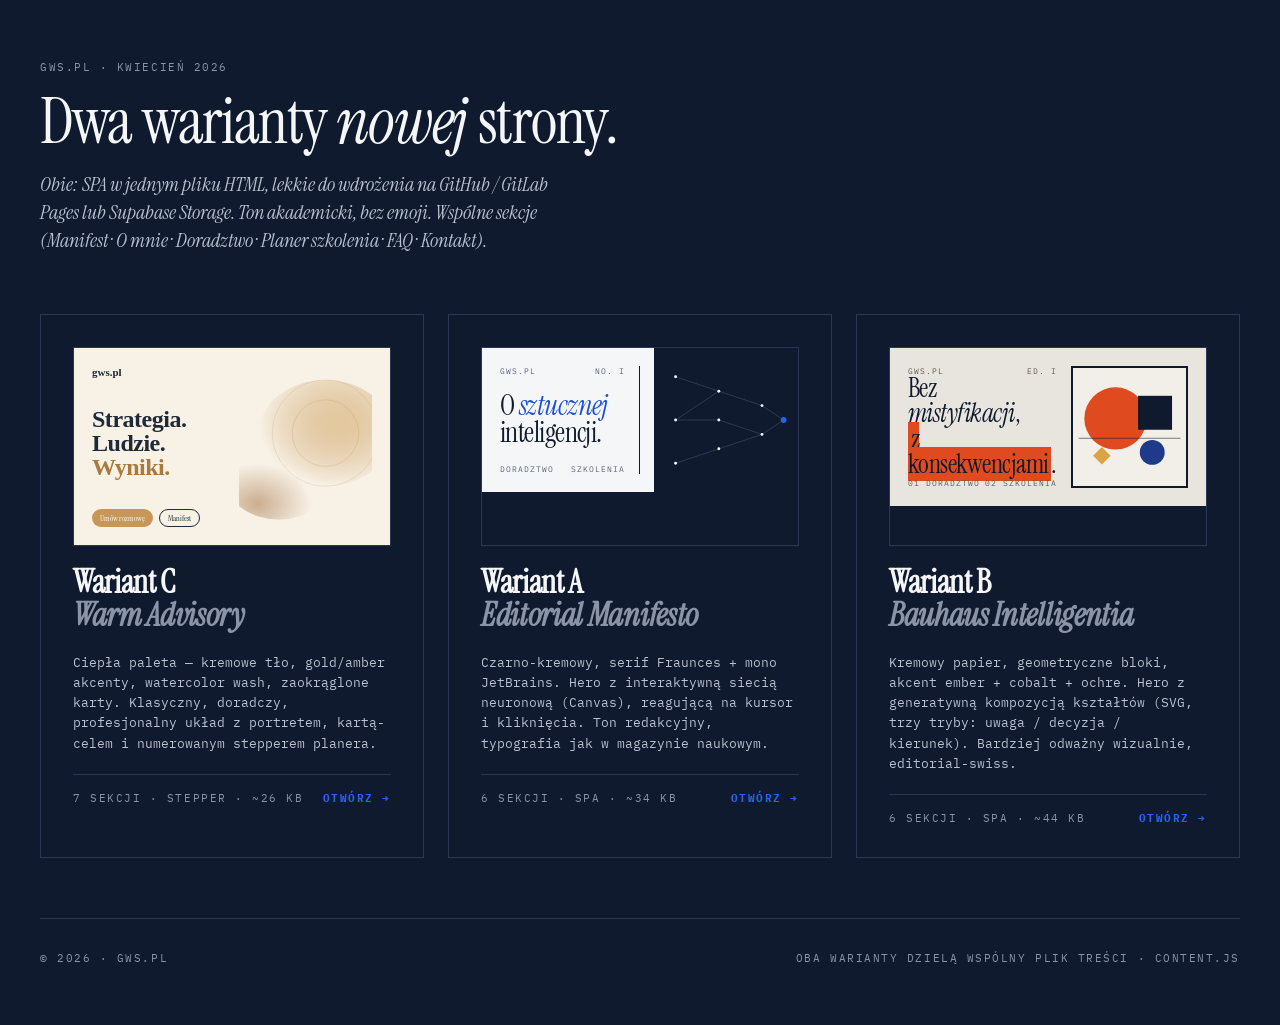
<file: index-chooser.html>
<!doctype html>
<html lang="pl">
<head>
<meta charset="utf-8">
<title>gws.pl — warianty</title>
<meta name="viewport" content="width=device-width,initial-scale=1">
<link href="https://fonts.googleapis.com/css2?family=Instrument+Serif:ital@0;1&family=IBM+Plex+Mono:wght@400;500&display=swap" rel="stylesheet">
<style>
  *{box-sizing:border-box;margin:0;padding:0}
  body{background:#0f1a2e;color:#f5f6f8;font-family:"Instrument Serif",Georgia,serif;min-height:100vh;padding:60px 40px;}
  .mono{font-family:"IBM Plex Mono",monospace;font-size:11px;letter-spacing:.14em;text-transform:uppercase;color:#8b94a7}
  header{max-width:1200px;margin:0 auto 60px;display:grid;gap:16px}
  header h1{font-size:clamp(40px,5vw,72px);line-height:1;letter-spacing:-.02em;font-weight:400}
  header p{font-style:italic;color:#b9c0cf;font-size:20px;max-width:60ch;line-height:1.4}
  .grid{max-width:1200px;margin:0 auto;display:grid;grid-template-columns:1fr 1fr;gap:24px}
  .card{background:#0f1a2e;border:1px solid #2a3654;padding:32px;transition:border-color .2s;text-decoration:none;color:inherit;display:flex;flex-direction:column;gap:20px;min-height:420px}
  .card:hover{border-color:#2563eb}
  .card .preview{aspect-ratio:16/10;border:1px solid #2a3654;position:relative;overflow:hidden}
  .card h2{font-size:32px;line-height:1.05;letter-spacing:-.01em}
  .card h2 i{color:#8b94a7}
  .card .desc{font-family:"IBM Plex Mono";font-size:13px;line-height:1.55;color:#b9c0cf;text-transform:none;letter-spacing:0}
  .card .go{display:flex;justify-content:space-between;align-items:center;padding-top:16px;border-top:1px solid #2a3654}
  .card .go b{font-family:"IBM Plex Mono";font-size:11px;letter-spacing:.14em;text-transform:uppercase;color:#2563eb}
  @media (max-width:900px){.grid{grid-template-columns:1fr}}

  /* Preview A — editorial */
  .p-a{background:#f5f6f8;color:#0f1a2e;padding:18px;display:grid;grid-template-columns:1fr 1fr;gap:0}
  .p-a .left{border-right:1px solid #0f1a2e;padding-right:14px;display:flex;flex-direction:column;justify-content:space-between}
  .p-a .big{font-size:28px;line-height:.95;letter-spacing:-.02em;font-weight:400}
  .p-a .big i{color:#1d4ed8;font-weight:300}
  .p-a .ribbon{display:flex;justify-content:space-between;font-family:"IBM Plex Mono";font-size:8px;letter-spacing:.12em;text-transform:uppercase;color:#5b6479}
  .p-a .right{background:#0f1a2e;margin:-18px -18px -18px 14px;position:relative}
  .p-a .right svg{width:100%;height:100%;display:block}

  /* Preview B — bauhaus */
  .p-b{background:#e8e5de;color:#0f1a2e;padding:18px;display:grid;grid-template-columns:1fr 1fr;gap:14px}
  .p-b .left{display:flex;flex-direction:column;justify-content:space-between}
  .p-b .big{font-size:26px;line-height:.98;letter-spacing:-.02em}
  .p-b .big i{font-style:italic}
  .p-b .big u{text-decoration:none;background:#e04a1f;padding:0 .1em}
  .p-b .ribbon{display:flex;justify-content:space-between;font-family:"IBM Plex Mono";font-size:8px;letter-spacing:.12em;text-transform:uppercase;color:#625c52}
  .p-b .right{background:#f2efe8;border:2px solid #0f1a2e;position:relative}
  .p-b .right svg{width:100%;height:100%;display:block}

  footer{max-width:1200px;margin:60px auto 0;padding-top:32px;border-top:1px solid #2a3654;display:flex;justify-content:space-between;font-family:"IBM Plex Mono";font-size:11px;letter-spacing:.14em;text-transform:uppercase;color:#8b94a7}
</style>
</head>
<body>
  <header>
    <span class="mono">gws.pl · kwiecień 2026</span>
    <h1>Dwa warianty <i>nowej</i> strony.</h1>
    <p>Obie: SPA w jednym pliku HTML, lekkie do wdrożenia na GitHub / GitLab Pages lub Supabase Storage. Ton akademicki, bez emoji. Wspólne sekcje (Manifest · O mnie · Doradztwo · Planer szkolenia · FAQ · Kontakt).</p>
  </header>

  <div class="grid" style="grid-template-columns:repeat(3,1fr)">
    <a class="card" href="Wariant C - Warm Advisory.html">
      <div class="preview" style="background:#f7f1e6;display:grid;grid-template-columns:1fr 1fr;padding:18px;gap:14px">
        <div style="display:flex;flex-direction:column;justify-content:space-between">
          <div style="font-family:Fraunces,serif;font-size:11px;color:#1f2937;font-weight:600">gws.pl</div>
          <div style="font-family:Fraunces,serif;font-size:24px;line-height:1;color:#1f2937;font-weight:600;letter-spacing:-.02em">Strategia.<br>Ludzie.<br><span style="color:#a87a3e">Wyniki.</span></div>
          <div style="display:flex;gap:6px"><span style="background:#c89758;color:#fff;font-size:8px;padding:4px 8px;border-radius:999px">Umów rozmowę</span><span style="border:1px solid #1f2937;font-size:8px;padding:3px 8px;border-radius:999px;color:#1f2937">Manifest</span></div>
        </div>
        <div style="border-radius:8px;overflow:hidden;background:#f7f1e6">
          <svg viewBox="0 0 200 200" style="width:100%;height:100%;display:block">
            <defs><radialGradient id="pcw1" cx="60%" cy="40%" r="60%"><stop offset="0%" stop-color="#e3c79a" stop-opacity=".95"/><stop offset="100%" stop-color="#c89758" stop-opacity="0"/></radialGradient><radialGradient id="pcw2" cx="30%" cy="80%" r="50%"><stop offset="0%" stop-color="#b8916a" stop-opacity=".7"/><stop offset="100%" stop-color="#b8916a" stop-opacity="0"/></radialGradient></defs>
            <ellipse cx="130" cy="80" rx="100" ry="80" fill="url(#pcw1)"/>
            <ellipse cx="60" cy="150" rx="80" ry="60" fill="url(#pcw2)"/>
            <circle cx="130" cy="80" r="50" fill="none" stroke="#c89758" stroke-width=".8" opacity=".5"/>
            <circle cx="130" cy="80" r="80" fill="none" stroke="#c89758" stroke-width=".8" opacity=".4"/>
          </svg>
        </div>
      </div>
      <h2>Wariant C<br><i>Warm Advisory</i></h2>
      <p class="desc">Ciepła paleta — kremowe tło, gold/amber akcenty, watercolor wash, zaokrąglone karty. Klasyczny, doradczy, profesjonalny układ z portretem, kartą-celem i numerowanym stepperem planera.</p>
      <div class="go"><span class="mono">7 sekcji · stepper · ~26 KB</span><b>Otwórz →</b></div>
    </a>

    <a class="card" href="Wariant A - Editorial Manifesto.html">
      <div class="preview">
        <div class="p-a">
          <div class="left">
            <div class="ribbon"><span>gws.pl</span><span>No. I</span></div>
            <div class="big">O <i>sztucznej</i><br>inteligencji.</div>
            <div class="ribbon"><span>Doradztwo</span><span>Szkolenia</span></div>
          </div>
          <div class="right">
            <svg viewBox="0 0 200 200">
              <g stroke="#f5f6f8" stroke-width=".5" opacity=".4">
                <line x1="30" y1="40" x2="90" y2="60"/>
                <line x1="30" y1="100" x2="90" y2="60"/>
                <line x1="30" y1="100" x2="90" y2="100"/>
                <line x1="30" y1="160" x2="90" y2="140"/>
                <line x1="90" y1="60" x2="150" y2="80"/>
                <line x1="90" y1="100" x2="150" y2="120"/>
                <line x1="90" y1="140" x2="150" y2="120"/>
                <line x1="150" y1="80" x2="180" y2="100"/>
                <line x1="150" y1="120" x2="180" y2="100"/>
              </g>
              <g fill="#f5f6f8">
                <circle cx="30" cy="40" r="2"/><circle cx="30" cy="100" r="2"/><circle cx="30" cy="160" r="2"/>
                <circle cx="90" cy="60" r="2"/><circle cx="90" cy="100" r="2"/><circle cx="90" cy="140" r="2"/>
                <circle cx="150" cy="80" r="2"/><circle cx="150" cy="120" r="2"/>
              </g>
              <circle cx="180" cy="100" r="4" fill="#2563eb"/>
            </svg>
          </div>
        </div>
      </div>
      <h2>Wariant A<br><i>Editorial Manifesto</i></h2>
      <p class="desc">Czarno-kremowy, serif Fraunces + mono JetBrains. Hero z interaktywną siecią neuronową (Canvas), reagującą na kursor i kliknięcia. Ton redakcyjny, typografia jak w magazynie naukowym.</p>
      <div class="go"><span class="mono">6 sekcji · SPA · ~34 KB</span><b>Otwórz →</b></div>
    </a>

    <a class="card" href="Wariant B - Bauhaus Intelligentia.html">
      <div class="preview">
        <div class="p-b">
          <div class="left">
            <div class="ribbon"><span>gws.pl</span><span>Ed. I</span></div>
            <div class="big">Bez<br><i>mistyfikacji</i>,<br><u>z konsekwencjami</u>.</div>
            <div class="ribbon"><span>01 Doradztwo</span><span>02 Szkolenia</span></div>
          </div>
          <div class="right">
            <svg viewBox="0 0 200 200">
              <circle cx="75" cy="85" r="55" fill="#e04a1f"/>
              <rect x="115" y="45" width="60" height="60" fill="#0f1a2e"/>
              <circle cx="140" cy="145" r="22" fill="#1f3a8a"/>
              <rect x="40" y="140" width="22" height="22" fill="#d9a441" transform="rotate(45 51 151)"/>
              <line x1="10" y1="120" x2="190" y2="120" stroke="#0f1a2e" stroke-width="1"/>
            </svg>
          </div>
        </div>
      </div>
      <h2>Wariant B<br><i>Bauhaus Intelligentia</i></h2>
      <p class="desc">Kremowy papier, geometryczne bloki, akcent ember + cobalt + ochre. Hero z generatywną kompozycją kształtów (SVG, trzy tryby: uwaga / decyzja / kierunek). Bardziej odważny wizualnie, editorial-swiss.</p>
      <div class="go"><span class="mono">6 sekcji · SPA · ~44 KB</span><b>Otwórz →</b></div>
    </a>
  </div>

  <footer>
    <span>© 2026 · gws.pl</span>
    <span>Oba warianty dzielą wspólny plik treści · content.js</span>
  </footer>
</body>
</html>
</file>
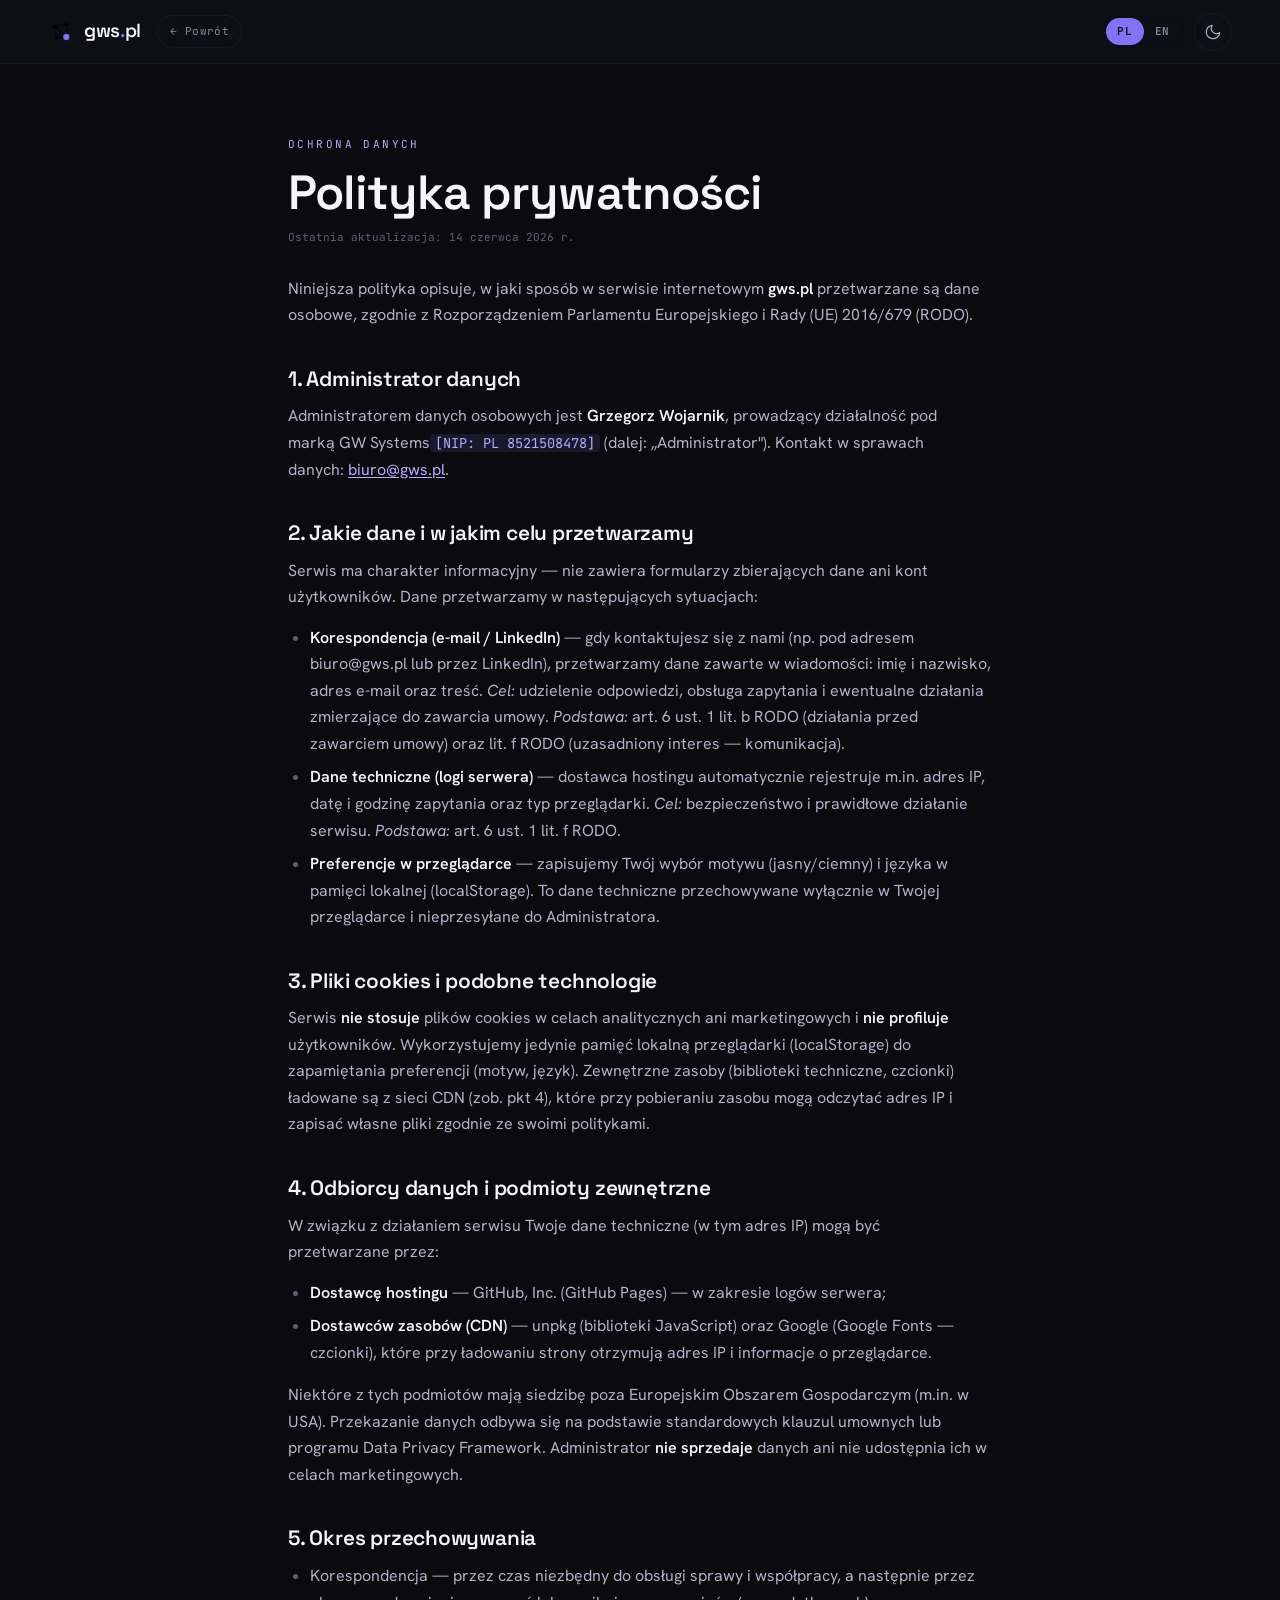
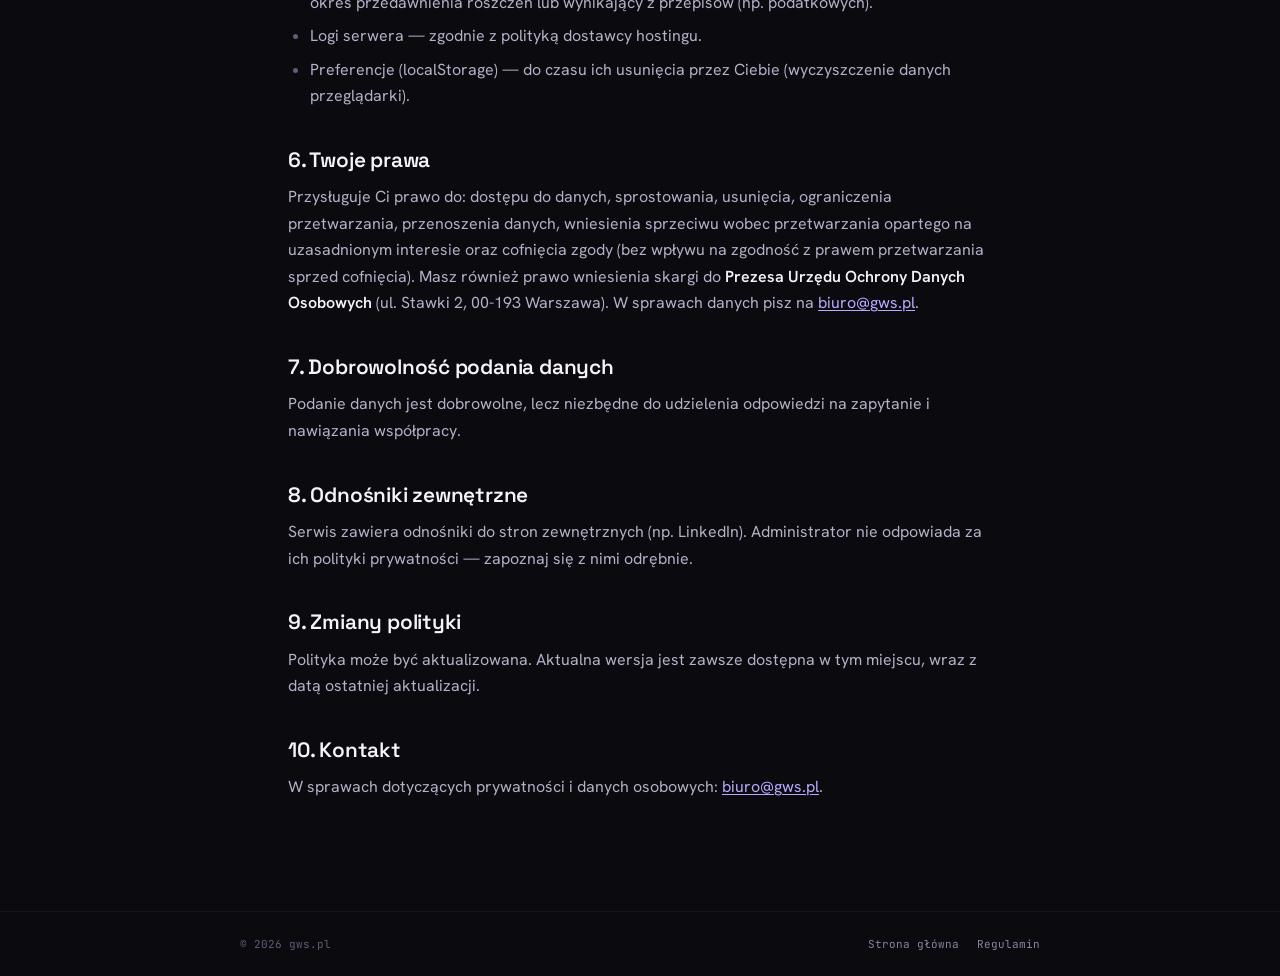
<file: polityka-prywatnosci.html>
<!DOCTYPE html>
<html lang="pl" data-theme="dark">
<head>
<meta charset="utf-8">
<meta name="viewport" content="width=device-width, initial-scale=1">
<title>gws.pl — Polityka prywatności / Privacy policy</title>
<meta name="description" content="Polityka prywatności serwisu gws.pl — zasady przetwarzania danych osobowych zgodnie z RODO.">
<meta name="robots" content="index, follow">
<link rel="canonical" href="https://gws.pl/polityka-prywatnosci.html">
<link rel="stylesheet" href="./styles.css">
<link rel="stylesheet" href="./legal.css">
<script>
  (function () {
    try {
      var st = localStorage.getItem('gws-theme');
      var ex = localStorage.getItem('gws-theme-explicit') === '1';
      document.documentElement.setAttribute('data-theme', ex && st ? st : 'dark');
      document.documentElement.setAttribute('lang', localStorage.getItem('gws-lang') || 'pl');
    } catch (e) { document.documentElement.setAttribute('data-theme', 'dark'); }
  })();
</script>
</head>
<body>
<header class="legal-hdr">
  <a class="legal-brand" href="strona.html"><img src="./assets/gws-mark.svg" alt=""><b>gws<span class="dot">.</span>pl</b></a>
  <a class="legal-back" href="strona.html"><span data-lang="pl">← Powrót</span><span data-lang="en">← Back</span></a>
  <span class="legal-hdr-sp"></span>
  <div class="legal-ctrls">
    <div class="legal-lang" role="group" aria-label="Language">
      <button type="button" data-setlang="pl">PL</button>
      <button type="button" data-setlang="en">EN</button>
    </div>
    <button type="button" class="legal-theme" data-theme-toggle aria-label="Przełącz motyw / Toggle theme">
      <svg viewBox="0 0 24 24" fill="none" stroke="currentColor" stroke-width="1.6" stroke-linecap="round" stroke-linejoin="round"><path d="M21 12.8A9 9 0 1 1 11.2 3a7 7 0 0 0 9.8 9.8z"/></svg>
    </button>
  </div>
</header>

<main class="legal-main">
  <!-- ─────────────────────────── POLSKI ─────────────────────────── -->
  <article data-lang="pl">
    <div class="legal-eyebrow">Ochrona danych</div>
    <h1>Polityka prywatności</h1>
    <div class="legal-updated">Ostatnia aktualizacja: 14 czerwca 2026 r.</div>

    <p>Niniejsza polityka opisuje, w jaki sposób w serwisie internetowym <strong>gws.pl</strong> przetwarzane są dane osobowe, zgodnie z Rozporządzeniem Parlamentu Europejskiego i Rady (UE) 2016/679 (RODO).</p>

    <h2>1. Administrator danych</h2>
    <p>Administratorem danych osobowych jest <strong>Grzegorz Wojarnik</strong>, prowadzący działalność pod marką GW Systems<span class="legal-fill">[NIP: PL 8521508478]</span> (dalej: „Administrator"). Kontakt w sprawach danych: <a href="mailto:biuro@gws.pl">biuro@gws.pl</a>.</p>
    
    <h2>2. Jakie dane i w jakim celu przetwarzamy</h2>
    <p>Serwis ma charakter informacyjny — nie zawiera formularzy zbierających dane ani kont użytkowników. Dane przetwarzamy w następujących sytuacjach:</p>
    <ul>
      <li><strong>Korespondencja (e-mail / LinkedIn)</strong> — gdy kontaktujesz się z nami (np. pod adresem biuro@gws.pl lub przez LinkedIn), przetwarzamy dane zawarte w wiadomości: imię i nazwisko, adres e-mail oraz treść. <em>Cel:</em> udzielenie odpowiedzi, obsługa zapytania i ewentualne działania zmierzające do zawarcia umowy. <em>Podstawa:</em> art. 6 ust. 1 lit. b RODO (działania przed zawarciem umowy) oraz lit. f RODO (uzasadniony interes — komunikacja).</li>
      <li><strong>Dane techniczne (logi serwera)</strong> — dostawca hostingu automatycznie rejestruje m.in. adres IP, datę i godzinę zapytania oraz typ przeglądarki. <em>Cel:</em> bezpieczeństwo i prawidłowe działanie serwisu. <em>Podstawa:</em> art. 6 ust. 1 lit. f RODO.</li>
      <li><strong>Preferencje w przeglądarce</strong> — zapisujemy Twój wybór motywu (jasny/ciemny) i języka w pamięci lokalnej (localStorage). To dane techniczne przechowywane wyłącznie w Twojej przeglądarce i nieprzesyłane do Administratora.</li>
    </ul>

    <h2>3. Pliki cookies i podobne technologie</h2>
    <p>Serwis <strong>nie stosuje</strong> plików cookies w celach analitycznych ani marketingowych i <strong>nie profiluje</strong> użytkowników. Wykorzystujemy jedynie pamięć lokalną przeglądarki (localStorage) do zapamiętania preferencji (motyw, język). Zewnętrzne zasoby (biblioteki techniczne, czcionki) ładowane są z sieci CDN (zob. pkt 4), które przy pobieraniu zasobu mogą odczytać adres IP i zapisać własne pliki zgodnie ze swoimi politykami.</p>

    <h2>4. Odbiorcy danych i podmioty zewnętrzne</h2>
    <p>W związku z działaniem serwisu Twoje dane techniczne (w tym adres IP) mogą być przetwarzane przez:</p>
    <ul>
      <li><strong>Dostawcę hostingu</strong> — GitHub, Inc. (GitHub Pages) — w zakresie logów serwera;</li>
      <li><strong>Dostawców zasobów (CDN)</strong> — unpkg (biblioteki JavaScript) oraz Google (Google Fonts — czcionki), które przy ładowaniu strony otrzymują adres IP i informacje o przeglądarce.</li>
    </ul>
    <p>Niektóre z tych podmiotów mają siedzibę poza Europejskim Obszarem Gospodarczym (m.in. w USA). Przekazanie danych odbywa się na podstawie standardowych klauzul umownych lub programu Data Privacy Framework. Administrator <strong>nie sprzedaje</strong> danych ani nie udostępnia ich w celach marketingowych.</p>

    <h2>5. Okres przechowywania</h2>
    <ul>
      <li>Korespondencja — przez czas niezbędny do obsługi sprawy i współpracy, a następnie przez okres przedawnienia roszczeń lub wynikający z przepisów (np. podatkowych).</li>
      <li>Logi serwera — zgodnie z polityką dostawcy hostingu.</li>
      <li>Preferencje (localStorage) — do czasu ich usunięcia przez Ciebie (wyczyszczenie danych przeglądarki).</li>
    </ul>

    <h2>6. Twoje prawa</h2>
    <p>Przysługuje Ci prawo do: dostępu do danych, sprostowania, usunięcia, ograniczenia przetwarzania, przenoszenia danych, wniesienia sprzeciwu wobec przetwarzania opartego na uzasadnionym interesie oraz cofnięcia zgody (bez wpływu na zgodność z prawem przetwarzania sprzed cofnięcia). Masz również prawo wniesienia skargi do <strong>Prezesa Urzędu Ochrony Danych Osobowych</strong> (ul. Stawki 2, 00-193 Warszawa). W sprawach danych pisz na <a href="mailto:biuro@gws.pl">biuro@gws.pl</a>.</p>

    <h2>7. Dobrowolność podania danych</h2>
    <p>Podanie danych jest dobrowolne, lecz niezbędne do udzielenia odpowiedzi na zapytanie i nawiązania współpracy.</p>

    <h2>8. Odnośniki zewnętrzne</h2>
    <p>Serwis zawiera odnośniki do stron zewnętrznych (np. LinkedIn). Administrator nie odpowiada za ich polityki prywatności — zapoznaj się z nimi odrębnie.</p>

    <h2>9. Zmiany polityki</h2>
    <p>Polityka może być aktualizowana. Aktualna wersja jest zawsze dostępna w tym miejscu, wraz z datą ostatniej aktualizacji.</p>

    <h2>10. Kontakt</h2>
    <p>W sprawach dotyczących prywatności i danych osobowych: <a href="mailto:biuro@gws.pl">biuro@gws.pl</a>.</p>
  </article>

  <!-- ─────────────────────────── ENGLISH ────────────────────────── -->
  <article data-lang="en">
    <div class="legal-eyebrow">Data protection</div>
    <h1>Privacy policy</h1>
    <div class="legal-updated">Last updated: 14 June 2026</div>

    <p>This policy explains how personal data is processed on the <strong>gws.pl</strong> website, in accordance with Regulation (EU) 2016/679 (GDPR).</p>

    <h2>1. Data controller</h2>
    <p>The controller of personal data is <strong>Grzegorz Wojarnik</strong>, operating under the GW Systems brand<span class="legal-fill">[Tax ID: PL 8521508478]</span> (the “Controller”). Data contact: <a href="mailto:biuro@gws.pl">biuro@gws.pl</a>.</p>

    <h2>2. What data we process and why</h2>
    <p>The site is informational — it has no data-collection forms and no user accounts. We process data in the following cases:</p>
    <ul>
      <li><strong>Correspondence (email / LinkedIn)</strong> — when you contact us (e.g. at biuro@gws.pl or via LinkedIn), we process the data in your message: name, email address and content. <em>Purpose:</em> responding to and handling your enquiry and any pre-contract steps. <em>Basis:</em> Art. 6(1)(b) GDPR (pre-contract steps) and Art. 6(1)(f) GDPR (legitimate interest — communication).</li>
      <li><strong>Technical data (server logs)</strong> — the hosting provider automatically records e.g. IP address, date/time and browser type. <em>Purpose:</em> security and correct operation of the site. <em>Basis:</em> Art. 6(1)(f) GDPR.</li>
      <li><strong>Browser preferences</strong> — we store your theme (light/dark) and language choices in local storage (localStorage). This is technical data kept only in your browser and not sent to the Controller.</li>
    </ul>

    <h2>3. Cookies and similar technologies</h2>
    <p>The site uses <strong>no</strong> cookies for analytics or marketing and does <strong>not profile</strong> users. We only use the browser’s local storage to remember preferences (theme, language). External resources (technical libraries, fonts) are loaded from CDNs (see section 4), which may read your IP address and set their own cookies under their policies.</p>

    <h2>4. Recipients and third parties</h2>
    <p>In connection with running the site, your technical data (including IP address) may be processed by:</p>
    <ul>
      <li><strong>Hosting provider</strong> — GitHub, Inc. (GitHub Pages) — server logs;</li>
      <li><strong>Resource providers (CDN)</strong> — unpkg (JavaScript libraries) and Google (Google Fonts), which receive your IP and browser information when the page loads.</li>
    </ul>
    <p>Some of these entities are established outside the European Economic Area (including the USA). Transfers rely on Standard Contractual Clauses or the Data Privacy Framework. The Controller does <strong>not sell</strong> data and does not share it for marketing.</p>

    <h2>5. Retention</h2>
    <ul>
      <li>Correspondence — for as long as needed to handle the matter and any cooperation, then for the limitation period of claims or as required by law (e.g. tax).</li>
      <li>Server logs — per the hosting provider’s policy.</li>
      <li>Preferences (localStorage) — until you remove them (clearing browser data).</li>
    </ul>

    <h2>6. Your rights</h2>
    <p>You have the right to: access, rectification, erasure, restriction of processing, data portability, objection to processing based on legitimate interest, and to withdraw consent (without affecting prior lawful processing). You may also lodge a complaint with the <strong>President of the Personal Data Protection Office</strong> (PUODO, ul. Stawki 2, 00-193 Warsaw, Poland). For data matters write to <a href="mailto:biuro@gws.pl">biuro@gws.pl</a>.</p>

    <h2>7. Voluntary nature of providing data</h2>
    <p>Providing data is voluntary but necessary to answer your enquiry and establish cooperation.</p>

    <h2>8. External links</h2>
    <p>The site contains links to external services (e.g. LinkedIn). The Controller is not responsible for their privacy policies — please review them separately.</p>

    <h2>9. Changes to this policy</h2>
    <p>This policy may be updated. The current version is always available here, with the date of last update.</p>

    <h2>10. Contact</h2>
    <p>For privacy and personal-data matters: <a href="mailto:biuro@gws.pl">biuro@gws.pl</a>.</p>
  </article>
</main>

<footer class="legal-foot">
  <div class="legal-foot-in">
    <span>© 2026 gws.pl</span>
    <nav class="legal-foot-nav">
      <a href="strona.html"><span data-lang="pl">Strona główna</span><span data-lang="en">Home</span></a>
      <a href="regulamin.html"><span data-lang="pl">Regulamin</span><span data-lang="en">Terms</span></a>
    </nav>
  </div>
</footer>

<script>
  (function () {
    var root = document.documentElement;
    function syncLang() {
      var l = root.getAttribute('lang') === 'en' ? 'en' : 'pl';
      document.querySelectorAll('[data-setlang]').forEach(function (b) {
        b.setAttribute('aria-pressed', String(b.getAttribute('data-setlang') === l));
      });
    }
    document.querySelectorAll('[data-setlang]').forEach(function (b) {
      b.addEventListener('click', function () {
        var l = b.getAttribute('data-setlang');
        root.setAttribute('lang', l);
        try { localStorage.setItem('gws-lang', l); } catch (e) {}
        syncLang();
      });
    });
    var tt = document.querySelector('[data-theme-toggle]');
    if (tt) tt.addEventListener('click', function () {
      var next = root.getAttribute('data-theme') === 'dark' ? 'light' : 'dark';
      root.setAttribute('data-theme', next);
      try { localStorage.setItem('gws-theme', next); localStorage.setItem('gws-theme-explicit', '1'); } catch (e) {}
    });
    syncLang();
  })();
</script>
</body>
</html>
</file>
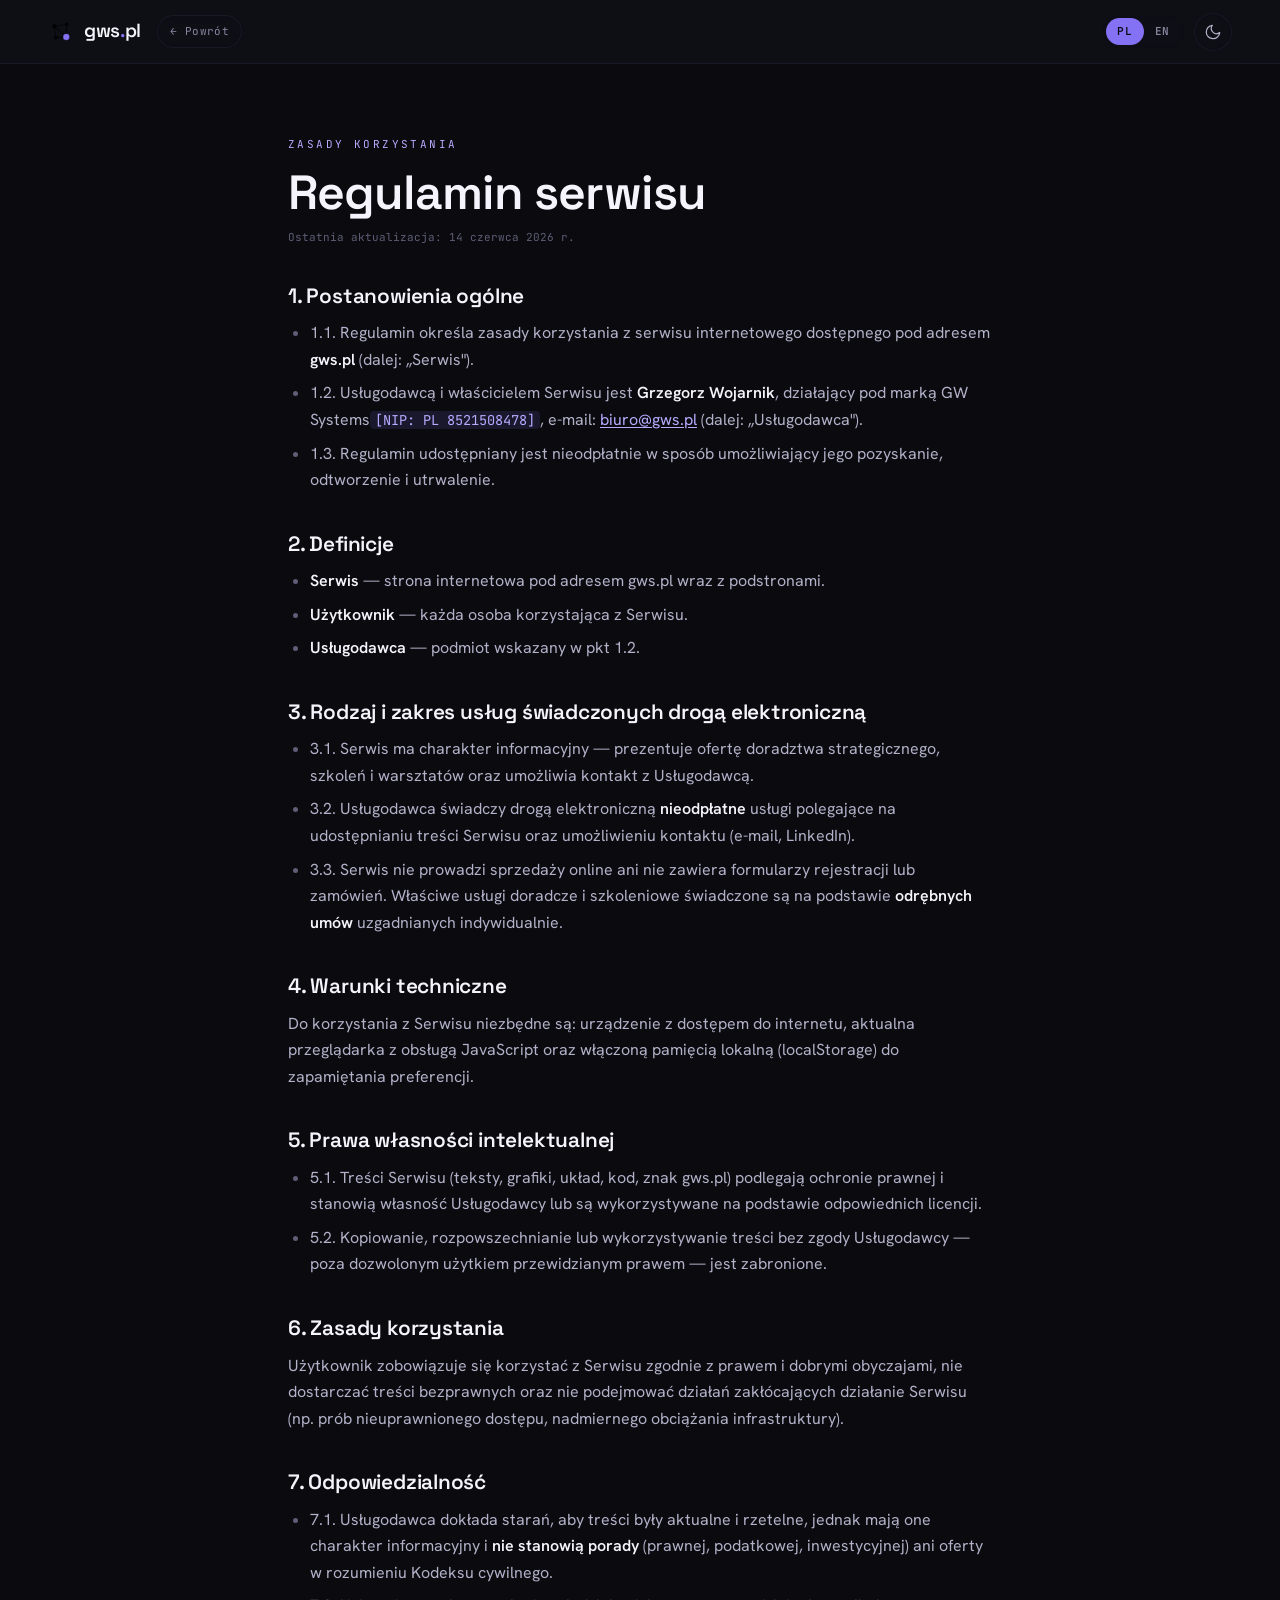
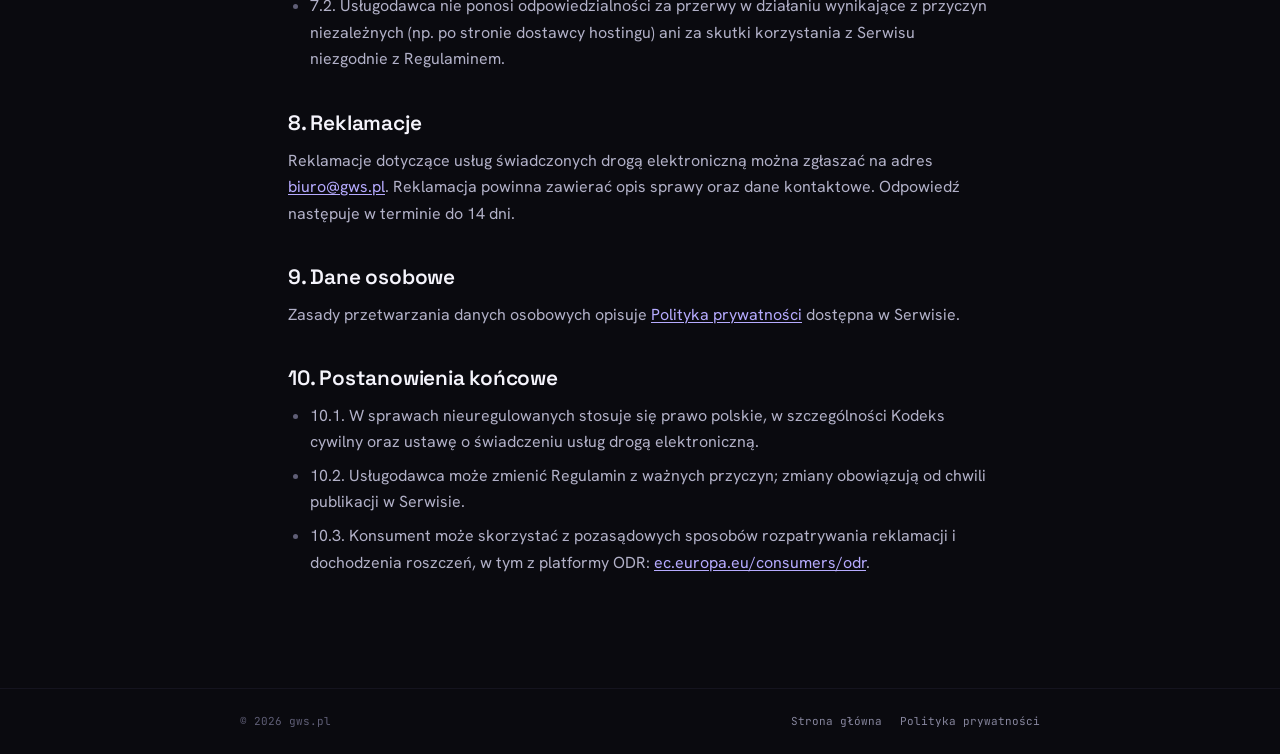
<file: regulamin.html>
<!DOCTYPE html>
<html lang="pl" data-theme="dark">
<head>
<meta charset="utf-8">
<meta name="viewport" content="width=device-width, initial-scale=1">
<title>gws.pl — Regulamin / Terms</title>
<meta name="description" content="Regulamin serwisu gws.pl — zasady korzystania ze strony i usług świadczonych drogą elektroniczną.">
<meta name="robots" content="index, follow">
<link rel="canonical" href="https://gws.pl/regulamin.html">
<link rel="stylesheet" href="./styles.css">
<link rel="stylesheet" href="./legal.css">
<script>
  (function () {
    try {
      var st = localStorage.getItem('gws-theme');
      var ex = localStorage.getItem('gws-theme-explicit') === '1';
      document.documentElement.setAttribute('data-theme', ex && st ? st : 'dark');
      document.documentElement.setAttribute('lang', localStorage.getItem('gws-lang') || 'pl');
    } catch (e) { document.documentElement.setAttribute('data-theme', 'dark'); }
  })();
</script>
</head>
<body>
<header class="legal-hdr">
  <a class="legal-brand" href="strona.html"><img src="./assets/gws-mark.svg" alt=""><b>gws<span class="dot">.</span>pl</b></a>
  <a class="legal-back" href="strona.html"><span data-lang="pl">← Powrót</span><span data-lang="en">← Back</span></a>
  <span class="legal-hdr-sp"></span>
  <div class="legal-ctrls">
    <div class="legal-lang" role="group" aria-label="Language">
      <button type="button" data-setlang="pl">PL</button>
      <button type="button" data-setlang="en">EN</button>
    </div>
    <button type="button" class="legal-theme" data-theme-toggle aria-label="Przełącz motyw / Toggle theme">
      <svg viewBox="0 0 24 24" fill="none" stroke="currentColor" stroke-width="1.6" stroke-linecap="round" stroke-linejoin="round"><path d="M21 12.8A9 9 0 1 1 11.2 3a7 7 0 0 0 9.8 9.8z"/></svg>
    </button>
  </div>
</header>

<main class="legal-main">
  <!-- ─────────────────────────── POLSKI ─────────────────────────── -->
  <article data-lang="pl">
    <div class="legal-eyebrow">Zasady korzystania</div>
    <h1>Regulamin serwisu</h1>
    <div class="legal-updated">Ostatnia aktualizacja: 14 czerwca 2026 r.</div>

    <h2>1. Postanowienia ogólne</h2>
    <ul>
      <li>1.1. Regulamin określa zasady korzystania z serwisu internetowego dostępnego pod adresem <strong>gws.pl</strong> (dalej: „Serwis").</li>
      <li>1.2. Usługodawcą i właścicielem Serwisu jest <strong>Grzegorz Wojarnik</strong>, działający pod marką GW Systems<span class="legal-fill">[NIP: PL 8521508478]</span>, e-mail: <a href="mailto:biuro@gws.pl">biuro@gws.pl</a> (dalej: „Usługodawca").</li>
      <li>1.3. Regulamin udostępniany jest nieodpłatnie w sposób umożliwiający jego pozyskanie, odtworzenie i utrwalenie.</li>
    </ul>

    <h2>2. Definicje</h2>
    <ul>
      <li><strong>Serwis</strong> — strona internetowa pod adresem gws.pl wraz z podstronami.</li>
      <li><strong>Użytkownik</strong> — każda osoba korzystająca z Serwisu.</li>
      <li><strong>Usługodawca</strong> — podmiot wskazany w pkt 1.2.</li>
    </ul>

    <h2>3. Rodzaj i zakres usług świadczonych drogą elektroniczną</h2>
    <ul>
      <li>3.1. Serwis ma charakter informacyjny — prezentuje ofertę doradztwa strategicznego, szkoleń i warsztatów oraz umożliwia kontakt z Usługodawcą.</li>
      <li>3.2. Usługodawca świadczy drogą elektroniczną <strong>nieodpłatne</strong> usługi polegające na udostępnianiu treści Serwisu oraz umożliwieniu kontaktu (e-mail, LinkedIn).</li>
      <li>3.3. Serwis nie prowadzi sprzedaży online ani nie zawiera formularzy rejestracji lub zamówień. Właściwe usługi doradcze i szkoleniowe świadczone są na podstawie <strong>odrębnych umów</strong> uzgadnianych indywidualnie.</li>
    </ul>

    <h2>4. Warunki techniczne</h2>
    <p>Do korzystania z Serwisu niezbędne są: urządzenie z dostępem do internetu, aktualna przeglądarka z obsługą JavaScript oraz włączoną pamięcią lokalną (localStorage) do zapamiętania preferencji.</p>

    <h2>5. Prawa własności intelektualnej</h2>
    <ul>
      <li>5.1. Treści Serwisu (teksty, grafiki, układ, kod, znak gws.pl) podlegają ochronie prawnej i stanowią własność Usługodawcy lub są wykorzystywane na podstawie odpowiednich licencji.</li>
      <li>5.2. Kopiowanie, rozpowszechnianie lub wykorzystywanie treści bez zgody Usługodawcy — poza dozwolonym użytkiem przewidzianym prawem — jest zabronione.</li>
    </ul>

    <h2>6. Zasady korzystania</h2>
    <p>Użytkownik zobowiązuje się korzystać z Serwisu zgodnie z prawem i dobrymi obyczajami, nie dostarczać treści bezprawnych oraz nie podejmować działań zakłócających działanie Serwisu (np. prób nieuprawnionego dostępu, nadmiernego obciążania infrastruktury).</p>

    <h2>7. Odpowiedzialność</h2>
    <ul>
      <li>7.1. Usługodawca dokłada starań, aby treści były aktualne i rzetelne, jednak mają one charakter informacyjny i <strong>nie stanowią porady</strong> (prawnej, podatkowej, inwestycyjnej) ani oferty w rozumieniu Kodeksu cywilnego.</li>
      <li>7.2. Usługodawca nie ponosi odpowiedzialności za przerwy w działaniu wynikające z przyczyn niezależnych (np. po stronie dostawcy hostingu) ani za skutki korzystania z Serwisu niezgodnie z Regulaminem.</li>
    </ul>

    <h2>8. Reklamacje</h2>
    <p>Reklamacje dotyczące usług świadczonych drogą elektroniczną można zgłaszać na adres <a href="mailto:biuro@gws.pl">biuro@gws.pl</a>. Reklamacja powinna zawierać opis sprawy oraz dane kontaktowe. Odpowiedź następuje w terminie do 14 dni.</p>

    <h2>9. Dane osobowe</h2>
    <p>Zasady przetwarzania danych osobowych opisuje <a href="polityka-prywatnosci.html">Polityka prywatności</a> dostępna w Serwisie.</p>

    <h2>10. Postanowienia końcowe</h2>
    <ul>
      <li>10.1. W sprawach nieuregulowanych stosuje się prawo polskie, w szczególności Kodeks cywilny oraz ustawę o świadczeniu usług drogą elektroniczną.</li>
      <li>10.2. Usługodawca może zmienić Regulamin z ważnych przyczyn; zmiany obowiązują od chwili publikacji w Serwisie.</li>
      <li>10.3. Konsument może skorzystać z pozasądowych sposobów rozpatrywania reklamacji i dochodzenia roszczeń, w tym z platformy ODR: <a href="https://ec.europa.eu/consumers/odr" target="_blank" rel="noopener">ec.europa.eu/consumers/odr</a>.</li>
    </ul>
  </article>

  <!-- ─────────────────────────── ENGLISH ────────────────────────── -->
  <article data-lang="en">
    <div class="legal-eyebrow">Terms of use</div>
    <h1>Terms of service</h1>
    <div class="legal-updated">Last updated: 14 June 2026</div>

    <h2>1. General provisions</h2>
    <ul>
      <li>1.1. These Terms set out the rules for using the website at <strong>gws.pl</strong> (the “Site”).</li>
      <li>1.2. The service provider and owner of the Site is <strong>Grzegorz Wojarnik</strong>, operating under the GW Systems brand<span class="legal-fill">[tax ID PL 8521508478]</span>, email: <a href="mailto:biuro@gws.pl">biuro@gws.pl</a> (the “Provider”).</li>
      <li>1.3. These Terms are made available free of charge in a form allowing their retrieval, reproduction and storage.</li>
    </ul>

    <h2>2. Definitions</h2>
    <ul>
      <li><strong>Site</strong> — the website at gws.pl together with its subpages.</li>
      <li><strong>User</strong> — any person using the Site.</li>
      <li><strong>Provider</strong> — the entity named in section 1.2.</li>
    </ul>

    <h2>3. Type and scope of electronic services</h2>
    <ul>
      <li>3.1. The Site is informational — it presents strategic advisory, training and workshop offerings and enables contact with the Provider.</li>
      <li>3.2. The Provider supplies <strong>free</strong> electronic services consisting of making the Site’s content available and enabling contact (email, LinkedIn).</li>
      <li>3.3. The Site does not sell online and contains no registration or order forms. Actual advisory and training services are provided under <strong>separate agreements</strong> arranged individually.</li>
    </ul>

    <h2>4. Technical requirements</h2>
    <p>Using the Site requires: a device with internet access and an up-to-date browser with JavaScript and local storage (localStorage) enabled to remember preferences.</p>

    <h2>5. Intellectual property</h2>
    <ul>
      <li>5.1. The Site’s content (text, graphics, layout, code, the gws.pl mark) is legally protected and owned by the Provider or used under appropriate licences.</li>
      <li>5.2. Copying, distributing or using the content without the Provider’s consent — beyond statutory permitted use — is prohibited.</li>
    </ul>

    <h2>6. Rules of use</h2>
    <p>The User undertakes to use the Site in accordance with the law and good practice, not to supply unlawful content, and not to take actions that disrupt the Site (e.g. unauthorised-access attempts, excessive load on the infrastructure).</p>

    <h2>7. Liability</h2>
    <ul>
      <li>7.1. The Provider takes care to keep content current and accurate, but it is informational and does <strong>not constitute advice</strong> (legal, tax, investment) nor an offer within the meaning of the Polish Civil Code.</li>
      <li>7.2. The Provider is not liable for interruptions due to causes beyond its control (e.g. on the hosting provider’s side) or for the consequences of using the Site contrary to these Terms.</li>
    </ul>

    <h2>8. Complaints</h2>
    <p>Complaints regarding electronic services may be submitted to <a href="mailto:biuro@gws.pl">biuro@gws.pl</a>. A complaint should include a description of the matter and contact details. A response is provided within 14 days.</p>

    <h2>9. Personal data</h2>
    <p>The processing of personal data is described in the <a href="polityka-prywatnosci.html">Privacy policy</a> available on the Site.</p>

    <h2>10. Final provisions</h2>
    <ul>
      <li>10.1. Matters not covered here are governed by Polish law, in particular the Civil Code and the Act on Providing Services by Electronic Means.</li>
      <li>10.2. The Provider may amend these Terms for valid reasons; changes take effect upon publication on the Site.</li>
      <li>10.3. A consumer may use out-of-court complaint and redress methods, including the ODR platform: <a href="https://ec.europa.eu/consumers/odr" target="_blank" rel="noopener">ec.europa.eu/consumers/odr</a>.</li>
    </ul>
  </article>
</main>

<footer class="legal-foot">
  <div class="legal-foot-in">
    <span>© 2026 gws.pl</span>
    <nav class="legal-foot-nav">
      <a href="strona.html"><span data-lang="pl">Strona główna</span><span data-lang="en">Home</span></a>
      <a href="polityka-prywatnosci.html"><span data-lang="pl">Polityka prywatności</span><span data-lang="en">Privacy policy</span></a>
    </nav>
  </div>
</footer>

<script>
  (function () {
    var root = document.documentElement;
    function syncLang() {
      var l = root.getAttribute('lang') === 'en' ? 'en' : 'pl';
      document.querySelectorAll('[data-setlang]').forEach(function (b) {
        b.setAttribute('aria-pressed', String(b.getAttribute('data-setlang') === l));
      });
    }
    document.querySelectorAll('[data-setlang]').forEach(function (b) {
      b.addEventListener('click', function () {
        var l = b.getAttribute('data-setlang');
        root.setAttribute('lang', l);
        try { localStorage.setItem('gws-lang', l); } catch (e) {}
        syncLang();
      });
    });
    var tt = document.querySelector('[data-theme-toggle]');
    if (tt) tt.addEventListener('click', function () {
      var next = root.getAttribute('data-theme') === 'dark' ? 'light' : 'dark';
      root.setAttribute('data-theme', next);
      try { localStorage.setItem('gws-theme', next); localStorage.setItem('gws-theme-explicit', '1'); } catch (e) {}
    });
    syncLang();
  })();
</script>
</body>
</html>
</file>
<file: styles.css>
/* ══════════════════════════════════════════════════════════════
   gws.pl — Design System · global stylesheet entry point
   Consuming projects link THIS file. It is an @import list only.
   ══════════════════════════════════════════════════════════════ */

@import url('./fonts.css');
@import url('./tokens/colors.css');
@import url('./tokens/typography.css');
@import url('./tokens/spacing.css');
@import url('./tokens/motion.css');
@import url('./tokens/base.css');
</file>
<file: legal.css>
/* ══════════════════════════════════════════════════════════════
   gws.pl — Legal pages (privacy policy, terms). Standalone, no React.
   Uses design tokens from styles.css. Bilingual via [data-lang].
   ══════════════════════════════════════════════════════════════ */

body { background: var(--bg-base); color: var(--text-primary); min-height: 100vh; }

/* ── language visibility ───────────────────────────────────── */
html[lang="pl"] [data-lang="en"] { display: none; }
html[lang="en"] [data-lang="pl"] { display: none; }

/* ── header ────────────────────────────────────────────────── */
.legal-hdr {
  position: sticky; top: 0; z-index: 10;
  display: flex; align-items: center; gap: 16px;
  height: 64px; padding-inline: var(--gutter);
  background: var(--surface-overlay);
  -webkit-backdrop-filter: blur(var(--blur-md)); backdrop-filter: blur(var(--blur-md));
  border-bottom: 1px solid var(--border-subtle);
}
.legal-brand { display: flex; align-items: center; gap: 10px; color: var(--text-primary); }
.legal-brand img { width: 26px; height: 26px; }
.legal-brand b { font-family: var(--font-display); font-weight: 600; font-size: 19px; letter-spacing: -0.02em; }
.legal-brand b .dot { color: var(--accent); }
.legal-back {
  font-family: var(--font-mono); font-size: 11px; letter-spacing: 0.04em;
  color: var(--text-muted); padding: 8px 13px; border-radius: var(--radius-pill);
  background: color-mix(in srgb, var(--surface-overlay) 50%, transparent);
  -webkit-backdrop-filter: blur(var(--blur-sm)); backdrop-filter: blur(var(--blur-sm));
  box-shadow: inset 0 0 0 1px var(--border-subtle);
  transition: color var(--dur-fast) var(--ease-out), box-shadow var(--dur-fast) var(--ease-out);
}
.legal-back:hover { color: var(--text-primary); box-shadow: inset 0 0 0 1px var(--border-accent); }
.legal-hdr-sp { flex: 1; }
.legal-ctrls { display: flex; align-items: center; gap: 10px; }
.legal-lang { display: inline-flex; padding: 3px; border-radius: var(--radius-pill); background: color-mix(in srgb, var(--surface-overlay) 55%, transparent); -webkit-backdrop-filter: blur(var(--blur-sm)); backdrop-filter: blur(var(--blur-sm)); }
.legal-lang button { font-family: var(--font-mono); font-size: 11px; font-weight: 600; letter-spacing: 0.06em; padding: 5px 11px; border-radius: var(--radius-pill); color: var(--text-muted); cursor: pointer; transition: color var(--dur-fast) var(--ease-out), background var(--dur-fast) var(--ease-out); }
.legal-lang button[aria-pressed="true"] { color: var(--text-on-accent); background: var(--accent); }
.legal-theme { width: 38px; height: 38px; display: grid; place-items: center; border-radius: var(--radius-pill); color: var(--text-secondary); background: color-mix(in srgb, var(--surface-overlay) 50%, transparent); -webkit-backdrop-filter: blur(var(--blur-sm)); backdrop-filter: blur(var(--blur-sm)); box-shadow: inset 0 0 0 1px var(--border-subtle); cursor: pointer; transition: color var(--dur-fast) var(--ease-out), box-shadow var(--dur-fast) var(--ease-out); }
.legal-theme:hover { color: var(--text-primary); box-shadow: inset 0 0 0 1px var(--border-accent); }
.legal-theme svg { width: 18px; height: 18px; }

/* ── content ───────────────────────────────────────────────── */
.legal-main { max-width: 800px; margin: 0 auto; padding: clamp(36px, 6vw, 72px) var(--gutter) 96px; }
.legal-eyebrow { font-family: var(--font-mono); font-size: var(--text-meta); letter-spacing: var(--tracking-eyebrow); text-transform: uppercase; color: var(--text-accent); }
.legal-main h1 { font-family: var(--font-display); font-size: clamp(2rem, 4.5vw, 3rem); line-height: 1.1; letter-spacing: -0.02em; margin: 14px 0 10px; }
.legal-updated { font-family: var(--font-mono); font-size: var(--text-meta); color: var(--text-faint); margin-bottom: 30px; }
.legal-note {
  display: flex; gap: 12px; padding: 14px 16px; margin-bottom: 36px;
  border-radius: var(--radius-md); background: var(--accent-soft);
  box-shadow: inset 0 0 0 1px var(--accent-line);
  font-size: var(--text-sm); color: var(--text-secondary); line-height: 1.55;
}
.legal-main h2 { font-family: var(--font-display); font-size: 1.3rem; font-weight: 600; letter-spacing: -0.01em; margin: 38px 0 12px; color: var(--text-primary); }
.legal-main h3 { font-size: 1.02rem; font-weight: 600; margin: 22px 0 8px; color: var(--text-primary); }
.legal-main p, .legal-main li { font-family: var(--font-body); font-size: 1rem; line-height: 1.66; color: var(--text-secondary); }
.legal-main p { margin: 0 0 14px; }
.legal-main ul, .legal-main ol { margin: 0 0 16px; padding-left: 22px; display: flex; flex-direction: column; gap: 7px; }
.legal-main li::marker { color: var(--text-faint); }
.legal-main strong { color: var(--text-primary); font-weight: 600; }
.legal-main a { color: var(--text-accent); text-decoration: underline; text-underline-offset: 2px; }
.legal-main a:hover { color: var(--accent-hover); }
.legal-fill { color: var(--text-accent); background: var(--accent-soft); padding: 0 5px; border-radius: 4px; font-family: var(--font-mono); font-size: 0.85em; }

.legal-foot { border-top: 1px solid var(--border-subtle); padding: 24px var(--gutter); }
.legal-foot-in { max-width: 800px; margin: 0 auto; display: flex; flex-wrap: wrap; gap: 12px 20px; justify-content: space-between; align-items: center; font-family: var(--font-mono); font-size: 11px; color: var(--text-faint); }
.legal-foot-in a { color: var(--text-muted); }
.legal-foot-in a:hover { color: var(--text-accent); }
.legal-foot-nav { display: flex; gap: 18px; }
</file>
